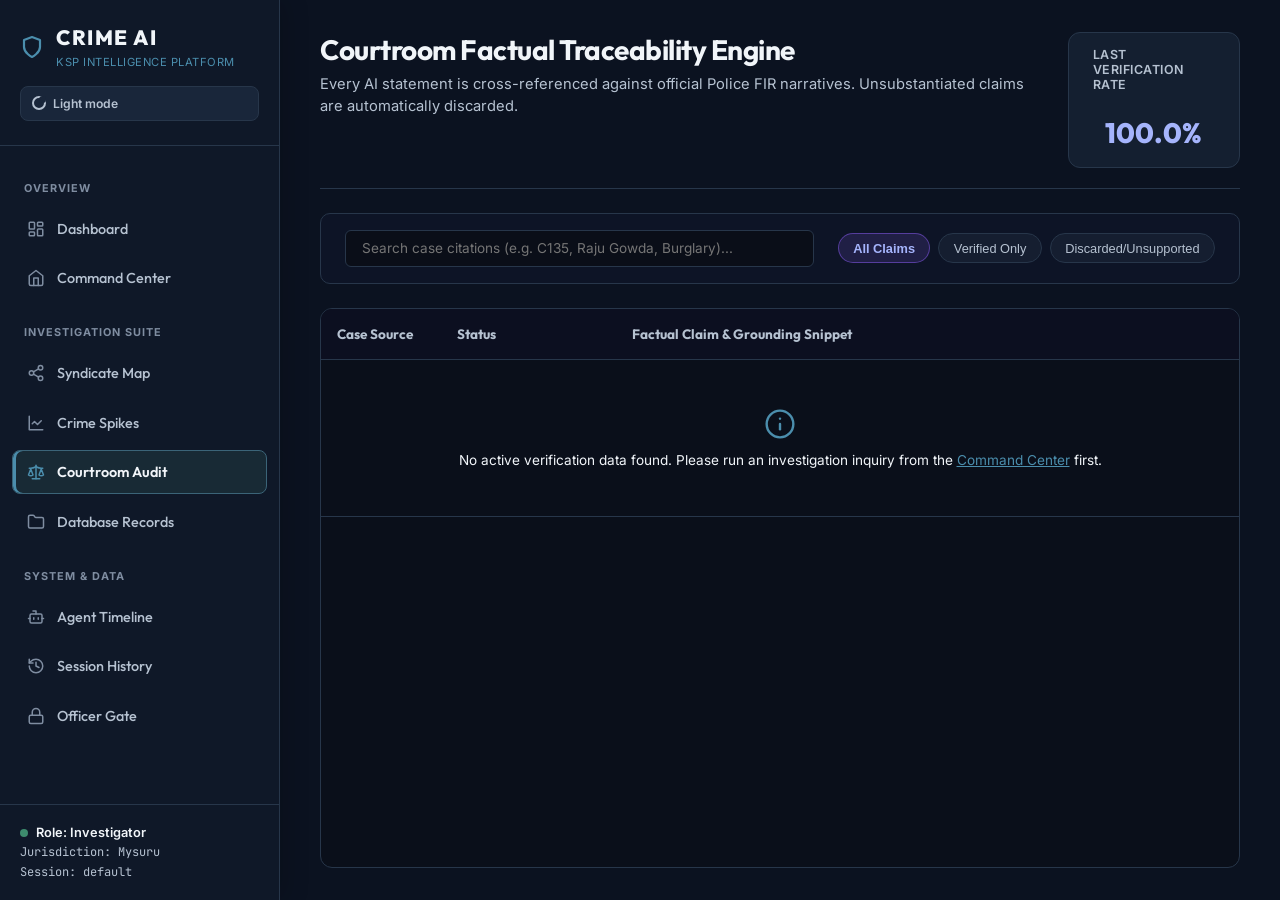
<file: frontend/audit.html>
<!DOCTYPE html>
<html lang="en">
<head>
    <meta charset="UTF-8">
    <meta name="viewport" content="width=device-width, initial-scale=1.0">
    <title>KSP Crime AI — Courtroom Audit & Traceability</title>
    <link rel="preconnect" href="https://fonts.googleapis.com">
    <link rel="preconnect" href="https://fonts.gstatic.com" crossorigin>
    <link href="https://fonts.googleapis.com/css2?family=Inter:wght@300;400;500;600;700&family=JetBrains+Mono:wght@400;500;700&family=Outfit:wght@500;600;700;800&display=swap" rel="stylesheet">
    <link rel="stylesheet" href="style.css?v=20260826_institutional">
    <link rel="icon" type="image/svg+xml" href="favicon.svg">
</head>
<body>
    <div class="app-container">
        <!-- LEFT SIDEBAR NAVIGATION (Injected by nav.js) -->
        <aside id="sidebar-container" class="sidebar"></aside>

        <!-- Main Full-Screen Audit Page -->
        <main class="main-content">
            <header class="top-header">
                <div>
                    <h2 class="page-title">Courtroom Factual Traceability Engine</h2>
                    <p class="page-subtitle">Every AI statement is cross-referenced against official Police FIR narratives. Unsubstantiated claims are automatically discarded.</p>
                </div>
                <div class="header-stats">
                    <div class="stat-card py-3 px-4">
                        <span class="stat-label">Last Verification Rate</span>
                        <span class="stat-value text-cyan" id="audit-rate-val">100.0%</span>
                    </div>
                </div>
            </header>

            <!-- Filter Bar -->
            <div class="filter-bar">
                <input type="text" id="audit-search" placeholder="Search case citations (e.g. C135, Raju Gowda, Burglary)..." oninput="filterAuditTable()">
                <div class="filter-pills">
                    <button class="pill active" onclick="setAuditFilter('all', this)">All Claims</button>
                    <button class="pill" onclick="setAuditFilter('verified', this)">Verified Only</button>
                    <button class="pill" onclick="setAuditFilter('unsupported', this)">Discarded/Unsupported</button>
                </div>
            </div>

            <!-- Table -->
            <div class="audit-full-table-box">
                <table class="audit-table full-page-table" id="audit-main-table">
                    <thead>
                        <tr>
                            <th width="120">Case Source</th>
                            <th>Status</th>
                            <th>Factual Claim & Grounding Snippet</th>
                        </tr>
                    </thead>
                    <tbody id="audit-tbody">
                        <tr>
                            <td colspan="3" class="text-center" style="padding: 3rem;">
                                <div class="drop-icon flex-center mb-2"><svg width="32" height="32" viewBox="0 0 24 24" fill="none" stroke="var(--accent-cyan)" stroke-width="1.8" stroke-linecap="round" stroke-linejoin="round"><circle cx="12" cy="12" r="10"></circle><polyline points="12 6 12 12 16 14"></polyline></svg></div>
                                <p>Loading latest verification session from AI Core...</p>
                            </td>
                        </tr>
                    </tbody>
                </table>
            </div>
        </main>
    </div>

    <script src="nav.js"></script>
    <script src="script.js?v=20260719_13"></script>
    <script>
        // Load stored audit citations when page opens
        window.addEventListener('DOMContentLoaded', () => {
            loadAuditPageData();
        });
    </script>
</body>
</html>
</file>
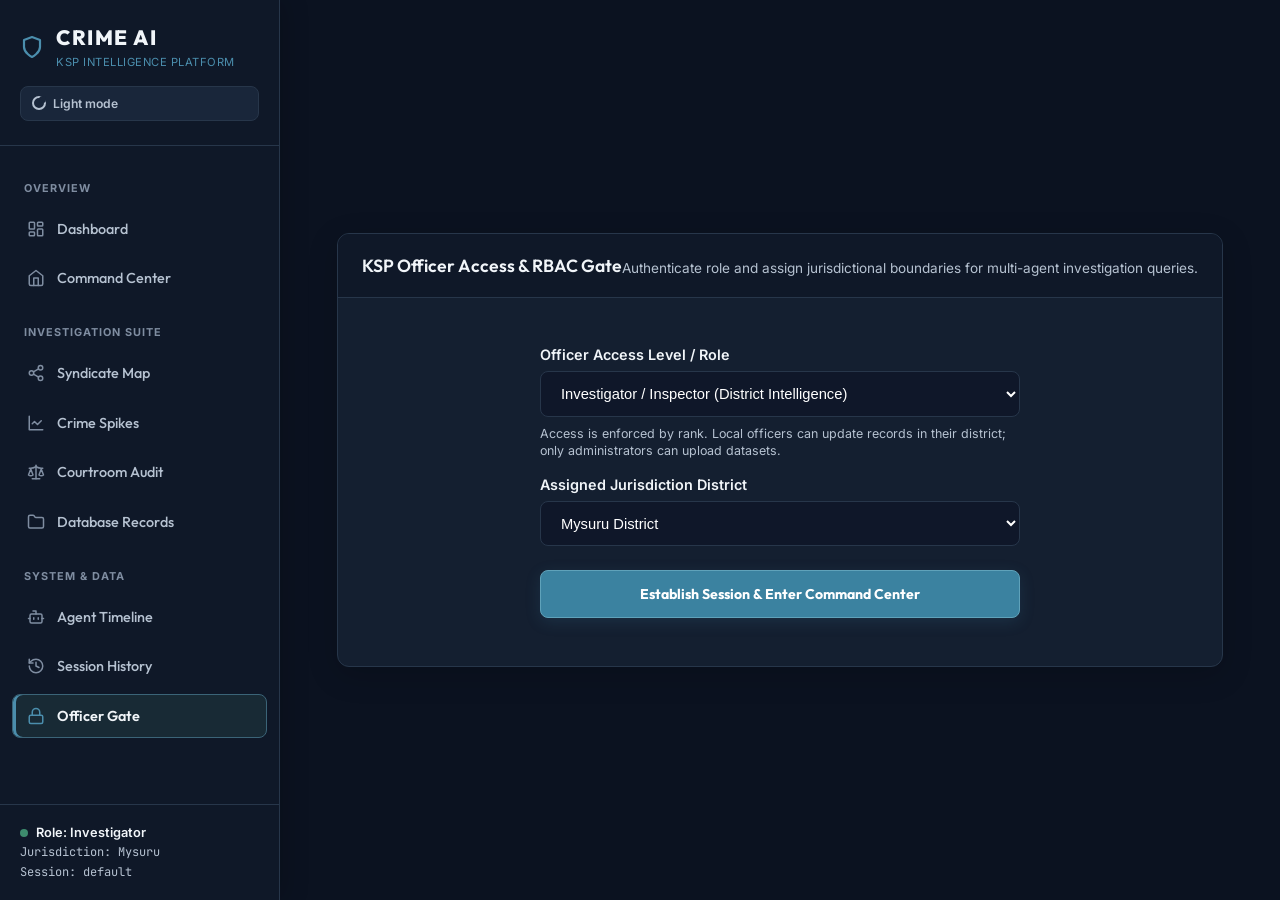
<file: frontend/login.html>
<!DOCTYPE html>
<html lang="en">
<head>
    <meta charset="UTF-8">
    <meta name="viewport" content="width=device-width, initial-scale=1.0">
    <title>KSP Crime AI — Officer Gate & RBAC Login</title>
    <link rel="preconnect" href="https://fonts.googleapis.com">
    <link rel="preconnect" href="https://fonts.gstatic.com" crossorigin>
    <link href="https://fonts.googleapis.com/css2?family=Inter:wght@300;400;500;600;700&family=JetBrains+Mono:wght@400;500;700&family=Outfit:wght@500;600;700;800&display=swap" rel="stylesheet">
    <link rel="stylesheet" href="style.css?v=20260826_institutional">
    <link rel="icon" type="image/svg+xml" href="favicon.svg">
</head>
<body class="dark-theme login-body">
    <div class="app-container">
        <!-- LEFT SIDEBAR NAVIGATION -->
        <!-- LEFT SIDEBAR NAVIGATION (Injected by nav.js) -->
        <aside id="sidebar-container" class="sidebar"></aside>

        <!-- MAIN CONTENT AREA -->
        <main class="main-content flex-center">
            <div class="login-panel panel">
                <div class="panel-header text-center">
                    <h2 class="panel-title">KSP Officer Access & RBAC Gate</h2>
                    <p class="panel-subtitle">Authenticate role and assign jurisdictional boundaries for multi-agent investigation queries.</p>
                </div>
                <div class="panel-body">
                    <form id="loginForm" class="login-form">
                        <div class="form-group">
                            <label for="roleSelect">Officer Access Level / Role</label>
                            <select id="roleSelect" class="form-select" required>
                                <option value="local_officer">Local Officer / Constable (District Records + Updates)</option>
                                <option value="investigator">Investigator / Inspector (District Intelligence)</option>
                                <option value="senior_officer">Senior Officer (Statewide Intelligence)</option>
                                <option value="admin">Administrator (Full Access)</option>
                            </select>
                            <small class="form-help">Access is enforced by rank. Local officers can update records in their district; only administrators can upload datasets.</small>
                        </div>

                        <div class="form-group mt-3">
                            <label for="districtSelect">Assigned Jurisdiction District</label>
                            <select id="districtSelect" class="form-select" required>
                                <option value="Mysuru">Mysuru District</option>
                                <option value="Bengaluru">Bengaluru Urban / City</option>
                                <option value="Hubli">Hubli-Dharwad Commissionerate</option>
                                <option value="Mangaluru">Mangaluru District</option>
                                <option value="Belagavi">Belagavi Range</option>
                                <option value="Davangere">Davangere District</option>
                                <option value="Bellary">Bellary District</option>
                                <option value="Shimoga">Shimoga District</option>
                                <option value="Gulbarga">Gulbarga Range</option>
                            </select>
                        </div>

                        <div class="form-actions mt-4">
                            <button type="submit" class="btn btn-primary w-100 py-3">Establish Session & Enter Command Center</button>
                        </div>
                        <div id="loginMessage" class="status-box mt-3 hidden"></div>
                    </form>
                </div>
            </div>
        </main>
    </div>

    <script src="nav.js"></script>
    <script src="script.js"></script>
    <script>
        document.addEventListener("DOMContentLoaded", () => {
            const roleSelect = document.getElementById("roleSelect");
            const districtSelect = document.getElementById("districtSelect");
            
            roleSelect.value = localStorage.getItem("crime_role") || "investigator";
            districtSelect.value = localStorage.getItem("crime_district") || "Mysuru";

            document.getElementById("loginForm").addEventListener("submit", async (e) => {
                e.preventDefault();
                const role = roleSelect.value;
                const district = districtSelect.value;
                const msg = document.getElementById("loginMessage");
                
                msg.classList.remove("hidden", "error");
                msg.classList.add("info");
                msg.textContent = "Negotiating session with Access Gate...";

                try {
                    const res = await fetch("/auth/login", {
                        method: "POST",
                        headers: { "Content-Type": "application/json" },
                        body: JSON.stringify({ role, district })
                    });
                    
                    if (res.ok) {
                        const data = await res.json();
                        localStorage.setItem("crime_session_id", data.session_id);
                        localStorage.setItem("crime_role", data.role);
                        localStorage.setItem("crime_district", data.district);
                        localStorage.setItem("crime_role_label", data.role_label || data.role || role);
                        localStorage.setItem("crime_permissions", JSON.stringify(data.permissions || []));
                        
                        msg.classList.remove("info");
                        msg.classList.add("success");
                        msg.textContent = `Session ${data.session_id} established! Redirecting to Dashboard...`;
                        
                        setTimeout(() => {
                            window.location.href = "dashboard.html";
                        }, 1000);
                    } else {
                        throw new Error("Authentication failed");
                    }
                } catch (err) {
                    msg.classList.remove("info");
                    msg.classList.add("error");
                    msg.textContent = "Error: Could not connect to authentication router. Using offline fallback session.";
                    
                    const fallbackSid = "s_" + Math.random().toString(36).substring(2, 8);
                    localStorage.setItem("crime_session_id", fallbackSid);
                    localStorage.setItem("crime_role", role);
                    localStorage.setItem("crime_district", district);
                    localStorage.setItem("crime_role_label", role);
                    
                    setTimeout(() => {
                        window.location.href = "dashboard.html";
                    }, 1500);
                }
            });
        });
    </script>
</body>
</html>
</file>
<file: frontend/style.css>
/* ==========================================================================
   KSP CRIME AI — COMMAND CENTER DESIGN SYSTEM (Vanilla CSS)
   Aesthetics: Deep Obsidian/Cyber-Slate Dark Mode + Glassmorphism + Glows
   ========================================================================== */

:root {
    /* Color Palette - Veloquity Obsidian & Slate-Indigo Suite */
    --bg-primary: #060814;
    --bg-secondary: #090b16;
    --bg-card: #131830;
    --bg-glass: rgba(12, 15, 32, 0.85);
    --border-color: rgba(255, 255, 255, 0.08);
    --border-glow: rgba(139, 92, 246, 0.35);
    
    /* Accents - Veloquity Electric Violet & Royal Indigo */
    --accent-cyan: #8b5cf6;
    --accent-blue: #6366f1;
    --accent-indigo: #818cf8;
    
    /* Text Colors */
    --text-primary: #f8fafc;
    --text-secondary: #94a3b8;
    --text-muted: #64748b;
    
    /* Status Colors - Veloquity Micro-Accents */
    --status-low: #34d399;
    --status-medium: #fbbf24;
    --status-high: #f87171;
    
    /* Typography */
    --font-sans: 'Inter', -apple-system, BlinkMacSystemFont, sans-serif;
    --font-heading: 'Outfit', sans-serif;
    --font-mono: 'JetBrains Mono', monospace;
}

* {
    margin: 0;
    padding: 0;
    box-sizing: border-box;
}

body {
    background: linear-gradient(135deg, var(--bg-primary) 0%, var(--bg-secondary) 100%);
    color: var(--text-primary);
    font-family: var(--font-sans);
    min-height: 100vh;
    overflow-x: hidden;
}

/* App Container & Header */
.app-container {
    display: flex;
    flex-direction: column;
    height: 100vh;
}

.navbar {
    display: flex;
    justify-content: space-between;
    align-items: center;
    padding: 1rem 2rem;
    background: var(--bg-glass);
    backdrop-filter: blur(12px);
    border-bottom: 1px solid var(--border-color);
    box-shadow: 0 4px 20px rgba(0, 0, 0, 0.5);
    z-index: 10;
}

.brand {
    display: flex;
    align-items: center;
    gap: 1rem;
}

.brand-logo {
    font-size: 2rem;
    background: linear-gradient(135deg, #8b5cf6, #6366f1);
    -webkit-background-clip: text;
    -webkit-text-fill-color: transparent;
}

.brand-text h1 {
    font-family: var(--font-heading);
    font-size: 1.4rem;
    font-weight: 800;
    letter-spacing: 1px;
    background: linear-gradient(90deg, #fff, #94a3b8);
    -webkit-background-clip: text;
    -webkit-text-fill-color: transparent;
}

.subtitle {
    font-size: 0.75rem;
    color: #818cf8;
    letter-spacing: 0.5px;
    text-transform: uppercase;
}

.navbar-controls {
    display: flex;
    align-items: center;
    gap: 2rem;
}

.dataset-selector {
    display: flex;
    align-items: center;
    gap: 0.6rem;
    font-size: 0.85rem;
    color: var(--text-secondary);
}

#dataset-select {
    background: rgba(15, 23, 42, 0.9);
    color: var(--text-primary);
    border: 1px solid var(--border-color);
    padding: 0.4rem 0.8rem;
    border-radius: 6px;
    font-family: var(--font-sans);
    font-size: 0.85rem;
    cursor: pointer;
    outline: none;
    transition: border-color 0.2s;
}

#dataset-select:focus {
    border-color: var(--accent-cyan);
    box-shadow: 0 0 0 2px rgba(139, 92, 246, 0.15);
}

.status-indicator {
    display: flex;
    align-items: center;
    gap: 0.5rem;
    font-size: 0.85rem;
    font-weight: 500;
    background: rgba(16, 185, 129, 0.1);
    border: 1px solid rgba(16, 185, 129, 0.3);
    padding: 0.4rem 0.9rem;
    border-radius: 20px;
    color: var(--status-low);
}

.status-dot {
    width: 8px;
    height: 8px;
    background-color: var(--status-low);
    border-radius: 50%;
    animation: pulse 2s infinite;
}

@keyframes pulse {
    0% { transform: scale(0.95); opacity: 0.8; }
    50% { transform: scale(1.2); opacity: 1; }
    100% { transform: scale(0.95); opacity: 0.8; }
}

/* Workspace Layout */
.workspace {
    display: grid;
    grid-template-columns: var(--chat-panel-width, 420px) 6px minmax(0, 1fr);
    flex: 1;
    min-width: 0;
    width: 100%;
    overflow: hidden;
}

/* Left Panel: Chat */
.chat-panel {
    display: flex;
    flex-direction: column;
    background: var(--bg-card);
    overflow: hidden;
    min-width: 280px;
    width: 100%;
}

/* Drag-to-Resize Handle */
.panel-resize-handle {
    display: flex;
    align-items: center;
    justify-content: center;
    width: 6px;
    background: var(--border-color);
    cursor: col-resize;
    position: relative;
    transition: background 0.2s ease;
    flex-shrink: 0;
    z-index: 10;
}

.panel-resize-handle:hover,
.panel-resize-handle.dragging {
    background: rgba(139, 92, 246, 0.5);
}

.panel-resize-handle:hover .resize-grip,
.panel-resize-handle.dragging .resize-grip {
    opacity: 1;
}

.resize-grip {
    display: flex;
    flex-direction: column;
    gap: 3px;
    opacity: 0.35;
    transition: opacity 0.2s ease;
    pointer-events: none;
}

.resize-grip::before,
.resize-grip::after,
.resize-grip {
    content: '';
}

.panel-resize-handle .resize-grip {
    width: 2px;
    height: 32px;
    background: repeating-linear-gradient(
        to bottom,
        rgba(139, 92, 246, 0.8) 0px,
        rgba(139, 92, 246, 0.8) 3px,
        transparent 3px,
        transparent 6px
    );
    border-radius: 2px;
}

/* Right Panel: Intel */
.intel-panel {
    display: flex;
    flex-direction: column;
    background: var(--bg-glass);
    overflow: hidden;
    min-width: 0;
    border-left: 1px solid var(--border-color);
}


.panel-header {
    display: flex;
    justify-content: space-between;
    align-items: center;
    padding: 1rem 1.5rem;
    border-bottom: 1px solid var(--border-color);
}

.panel-header h2 {
    font-family: var(--font-heading);
    font-size: 1.1rem;
    font-weight: 600;
}

.badge {
    background: rgba(99, 102, 241, 0.15);
    border: 1px solid rgba(99, 102, 241, 0.4);
    color: #a5b4fc;
    font-size: 0.75rem;
    font-family: var(--font-mono);
    padding: 0.2rem 0.6rem;
    border-radius: 4px;
}

.chat-history {
    flex: 1;
    padding: 1.5rem;
    overflow-y: auto;
    display: flex;
    flex-direction: column;
    gap: 1.5rem;
}

.message {
    display: flex;
    gap: 1rem;
    animation: fadeIn 0.3s ease;
}

@keyframes fadeIn {
    from { opacity: 0; transform: translateY(10px); }
    to { opacity: 1; transform: translateY(0); }
}

.msg-avatar {
    width: 36px;
    height: 36px;
    border-radius: 8px;
    display: flex;
    align-items: center;
    justify-content: center;
    font-size: 1.2rem;
    flex-shrink: 0;
    background: rgba(30, 41, 59, 0.8);
    border: 1px solid var(--border-color);
}

.user-message {
    flex-direction: row-reverse;
}

.user-message .msg-avatar {
    background: linear-gradient(135deg, var(--accent-indigo), var(--accent-blue));
    border: none;
}

.msg-content {
    background: rgba(15, 23, 42, 0.6);
    border: 1px solid var(--border-color);
    padding: 1rem 1.2rem;
    border-radius: 12px;
    font-size: 0.9rem;
    line-height: 1.6;
    color: var(--text-primary);
    max-width: 85%;
}

.user-message .msg-content {
    background: rgba(99, 102, 241, 0.15);
    border-color: rgba(99, 102, 241, 0.3);
}

.msg-content h3 {
    font-family: var(--font-heading);
    font-size: 1rem;
    margin-bottom: 0.5rem;
    color: #a5b4fc;
}

.msg-content ul {
    margin-left: 1.2rem;
    margin-top: 0.5rem;
    margin-bottom: 0.5rem;
}

.msg-content li {
    margin-bottom: 0.3rem;
}

.msg-content strong {
    color: #fff;
    font-weight: 600;
}

/* Quick Prompts */
.quick-prompts {
    margin-top: 1.2rem;
    display: flex;
    flex-direction: column;
    gap: 0.5rem;
}

.quick-prompts span {
    font-size: 0.75rem;
    color: var(--text-muted);
    text-transform: uppercase;
}

.prompt-chip {
    background: rgba(30, 41, 59, 0.7);
    border: 1px solid var(--border-color);
    color: var(--text-secondary);
    padding: 0.5rem 0.8rem;
    border-radius: 6px;
    font-size: 0.8rem;
    text-align: left;
    cursor: pointer;
    transition: all 0.2s;
}

.prompt-chip:hover {
    background: rgba(139, 92, 246, 0.12);
    border-color: rgba(139, 92, 246, 0.5);
    color: #fff;
    transform: translateX(4px);
}

/* Chat Input Area */
.chat-input-area {
    padding: 1.2rem;
    background: rgba(15, 23, 42, 0.8);
    border-top: 1px solid var(--border-color);
}

.input-wrapper {
    display: flex;
    flex-direction: column;
    gap: 0.8rem;
}

#query-input {
    background: rgba(10, 14, 23, 0.9);
    border: 1px solid var(--border-color);
    color: var(--text-primary);
    padding: 0.8rem 1rem;
    border-radius: 8px;
    font-family: var(--font-sans);
    font-size: 0.9rem;
    resize: none;
    outline: none;
    transition: border-color 0.2s;
}

#query-input:focus {
    border-color: var(--accent-cyan);
    box-shadow: 0 0 0 2px rgba(139, 92, 246, 0.15);
}

#send-btn {
    display: flex;
    align-items: center;
    justify-content: center;
    gap: 0.6rem;
    background: linear-gradient(135deg, #8b5cf6, #6366f1);
    color: #fff;
    font-weight: 700;
    font-family: var(--font-heading);
    border: none;
    padding: 0.8rem;
    border-radius: 8px;
    cursor: pointer;
    transition: all 0.2s;
    box-shadow: 0 4px 14px rgba(139, 92, 246, 0.3);
}

#send-btn:hover {
    filter: brightness(1.1);
    box-shadow: 0 6px 20px rgba(139, 92, 246, 0.45);
    transform: translateY(-1px);
}

#send-btn:active {
    transform: translateY(0);
}

/* Right Panel: Intelligence Tabs */
.tabs-header {
    display: flex;
    background: rgba(10, 14, 23, 0.8);
    border-bottom: 1px solid var(--border-color);
    padding: 0 1rem;
    gap: 0.25rem;
    overflow-x: auto;
    flex-shrink: 0;
}

.tab-btn {
    background: transparent;
    border: none;
    color: var(--text-secondary);
    font-family: var(--font-heading);
    font-size: 0.95rem;
    font-weight: 600;
    padding: 0.85rem 1.25rem;
    cursor: pointer;
    border-bottom: 2px solid transparent;
    transition: all 0.2s;
    white-space: nowrap;
}

.tab-btn:hover {
    color: var(--text-primary);
}

.tab-btn.active {
    color: var(--accent-cyan);
    border-bottom-color: var(--accent-cyan);
    background: rgba(139, 92, 246, 0.06);
}

.tabs-content {
    flex: 1;
    overflow: hidden;
    position: relative;
    min-width: 0;
}

.tab-pane {
    display: none;
    flex-direction: column;
    height: 100%;
    padding: 1.25rem;
    min-width: 0;
    overflow: hidden;
}

.tab-pane.active {
    display: flex;
    animation: fadeIn 0.2s ease;
}

.pane-controls {
    display: flex;
    justify-content: space-between;
    align-items: center;
    margin-bottom: 1rem;
    flex-wrap: wrap;
    gap: 0.6rem;
    min-width: 0;
}

.pane-title {
    font-family: var(--font-heading);
    font-size: 1.05rem;
    font-weight: 600;
    color: var(--text-primary);
    white-space: nowrap;
}

.legend {
    display: flex;
    flex-wrap: wrap;
    gap: 0.8rem;
    font-size: 0.78rem;
    color: var(--text-secondary);
}

.legend-item {
    display: flex;
    align-items: center;
    gap: 0.4rem;
    white-space: nowrap;
}


.dot {
    width: 10px;
    height: 10px;
    border-radius: 50%;
}

.dot.node-person { background-color: var(--accent-cyan); }
.dot.node-location { background-color: var(--accent-indigo); }

.graph-box {
    flex: 1;
    background:
        radial-gradient(ellipse at 20% 20%, rgba(139, 92, 246, 0.06) 0%, transparent 60%),
        radial-gradient(ellipse at 80% 80%, rgba(99, 102, 241, 0.06) 0%, transparent 60%),
        radial-gradient(ellipse at 50% 50%, rgba(6, 8, 20, 0.95) 0%, rgba(9, 11, 22, 1) 100%);
    border: 1px solid rgba(139, 92, 246, 0.25);
    border-radius: 12px;
    position: relative;
    overflow: hidden;
    box-shadow:
        0 0 0 1px rgba(139, 92, 246, 0.1),
        inset 0 1px 0 rgba(255,255,255,0.04),
        0 8px 32px rgba(0,0,0,0.5);
}

/* Animated dot-grid background */
.graph-box::before {
    content: '';
    position: absolute;
    inset: 0;
    background-image: radial-gradient(circle, rgba(139, 92, 246, 0.18) 1px, transparent 1px);
    background-size: 28px 28px;
    pointer-events: none;
    z-index: 0;
    animation: gridDrift 30s linear infinite;
}

@keyframes gridDrift {
    0%   { background-position: 0 0; }
    100% { background-position: 28px 28px; }
}

/* Corner accent glows */
.graph-box::after {
    content: '';
    position: absolute;
    top: 0; left: 0;
    width: 180px; height: 180px;
    background: radial-gradient(circle at top left, rgba(139, 92, 246, 0.12), transparent 70%);
    pointer-events: none;
    z-index: 0;
}

/* Vis.js canvas sits above the decorative layers */
.graph-box canvas,
.graph-box > div {
    position: relative;
    z-index: 1;
}

/* Floating graph control bar */
.graph-controls {
    position: absolute;
    bottom: 14px;
    right: 14px;
    display: flex;
    gap: 6px;
    z-index: 10;
}

.graph-ctrl-btn {
    width: 32px;
    height: 32px;
    border-radius: 8px;
    border: 1px solid rgba(139, 92, 246, 0.35);
    background: rgba(12, 15, 32, 0.85);
    backdrop-filter: blur(8px);
    color: #a5b4fc;
    font-size: 1rem;
    cursor: pointer;
    display: flex;
    align-items: center;
    justify-content: center;
    transition: all 0.2s ease;
}

.graph-ctrl-btn:hover {
    background: rgba(139, 92, 246, 0.2);
    border-color: rgba(139, 92, 246, 0.6);
    color: #c4b5fd;
    box-shadow: 0 0 12px rgba(139, 92, 246, 0.3);
}

/* Graph stats overlay */
.graph-stats-bar {
    position: absolute;
    top: 12px;
    left: 12px;
    display: flex;
    gap: 8px;
    z-index: 10;
}

.graph-stat-chip {
    padding: 3px 10px;
    border-radius: 20px;
    font-size: 0.68rem;
    font-family: var(--font-mono);
    font-weight: 600;
    letter-spacing: 0.04em;
    backdrop-filter: blur(8px);
    border: 1px solid rgba(139, 92, 246, 0.3);
    background: rgba(12, 15, 32, 0.75);
    color: #a5b4fc;
}


.empty-state {
    display: flex;
    flex-direction: column;
    align-items: center;
    justify-content: center;
    height: 100%;
    color: var(--text-muted);
    text-align: center;
    gap: 1rem;
}

.empty-state .icon {
    font-size: 3rem;
    opacity: 0.6;
}

/* Trends Tab */
.trends-wrapper {
    flex: 1;
    display: flex;
    flex-direction: column;
    gap: 1.5rem;
    overflow-y: auto;
}

.trend-alerts {
    display: grid;
    grid-template-columns: repeat(auto-fit, minmax(280px, 1fr));
    gap: 1rem;
}

.alert-card {
    background: #131830;
    border: 1px solid rgba(255, 255, 255, 0.08);
    padding: 1.2rem;
    border-radius: 12px;
}

.alert-card h4 {
    color: var(--status-high);
    font-family: var(--font-heading);
    margin-bottom: 0.4rem;
    display: flex;
    align-items: center;
    gap: 0.5rem;
}

.alert-card p {
    font-size: 0.85rem;
    color: var(--text-secondary);
    line-height: 1.5;
}

.chart-container {
    flex: 1;
    background: #0c0f20;
    border: 1px solid var(--border-color);
    border-radius: 12px;
    padding: 1.5rem;
    min-height: 350px;
    display: flex;
    align-items: center;
    justify-content: center;
}

/* Audit Tab */
.verify-badge {
    padding: 0.3rem 0.8rem;
    border-radius: 6px;
    font-size: 0.8rem;
    font-weight: 600;
    font-family: var(--font-mono);
}

.verify-badge.verified {
    background: rgba(16, 185, 129, 0.15);
    border: 1px solid #059669;
    color: var(--status-low);
}

.verify-badge.warning {
    background: rgba(245, 158, 11, 0.15);
    border: 1px solid rgba(245, 158, 11, 0.4);
    color: var(--status-medium);
}

.audit-wrapper {
    flex: 1;
    background: #0c0f20;
    border: 1px solid var(--border-color);
    border-radius: 12px;
    overflow-y: auto;
    padding: 1.5rem;
}

.audit-table {
    width: 100%;
    border-collapse: collapse;
    font-size: 0.85rem;
}

.audit-table th, .audit-table td {
    padding: 1rem;
    text-align: left;
    border-bottom: 1px solid var(--border-color);
}

.audit-table th {
    font-family: var(--font-heading);
    color: var(--text-secondary);
    background: rgba(19, 24, 48, 0.8);
}

.audit-table tr:hover {
    background: rgba(139, 92, 246, 0.06);
}

.cid-tag {
    font-family: var(--font-mono);
    color: #a5b4fc;
    font-weight: 600;
}

.snippet-box {
    background: #080b1a;
    border: 1px solid rgba(255, 255, 255, 0.05);
    padding: 0.6rem 0.8rem;
    border-radius: 6px;
    color: #cbd5e1;
    font-size: 0.82rem;
    margin-top: 0.4rem;
    font-style: italic;
}

/* ==========================================================================
   NAVIGATION LINKS & STANDALONE PAGE STYLES
   ========================================================================== */
.nav-links {
    display: flex;
    gap: 0.5rem;
    align-items: center;
}

.nav-item {
    color: var(--text-secondary);
    text-decoration: none;
    font-family: var(--font-heading);
    font-size: 0.85rem;
    font-weight: 600;
    padding: 0.5rem 1rem;
    border-radius: 6px;
    transition: all 0.2s ease;
    border: 1px solid transparent;
}

.nav-item:hover {
    color: var(--text-primary);
    background: rgba(30, 41, 59, 0.5);
}

.nav-item.active {
    color: var(--accent-cyan);
    background: rgba(139, 92, 246, 0.1);
    border-color: rgba(139, 92, 246, 0.35);
    box-shadow: 0 0 12px rgba(139, 92, 246, 0.15);
}

.page-container {
    flex: 1;
    display: flex;
    flex-direction: column;
    padding: 2rem 3rem;
    overflow-y: auto;
    gap: 1.5rem;
}

.page-header {
    display: flex;
    justify-content: space-between;
    align-items: flex-start;
    border-bottom: 1px solid var(--border-color);
    padding-bottom: 1.2rem;
}

.page-header h2 {
    font-family: var(--font-heading);
    font-size: 1.6rem;
    font-weight: 700;
    color: var(--text-primary);
    margin-bottom: 0.4rem;
}

.page-desc {
    color: var(--text-secondary);
    font-size: 0.9rem;
    max-width: 650px;
    line-height: 1.5;
}

.header-stats {
    display: flex;
    gap: 1.5rem;
}

.stat-card {
    background: rgba(15, 23, 42, 0.8);
    border: 1px solid var(--border-color);
    padding: 0.8rem 1.4rem;
    border-radius: 10px;
    display: flex;
    flex-direction: column;
    align-items: flex-end;
}

.stat-label {
    font-size: 0.75rem;
    color: var(--text-muted);
    text-transform: uppercase;
    font-weight: 600;
}

.stat-val {
    font-family: var(--font-mono);
    font-size: 1.3rem;
    font-weight: 700;
    color: #a5b4fc;
    margin-top: 0.2rem;
}

/* Filter Bar for Audit & Database pages */
.filter-bar {
    display: flex;
    justify-content: space-between;
    align-items: center;
    gap: 1.5rem;
    background: rgba(15, 23, 42, 0.6);
    padding: 1rem 1.5rem;
    border-radius: 10px;
    border: 1px solid var(--border-color);
}

#audit-search, #db-search {
    flex: 1;
    background: rgba(10, 14, 23, 0.9);
    border: 1px solid var(--border-color);
    color: var(--text-primary);
    padding: 0.6rem 1rem;
    border-radius: 6px;
    font-family: var(--font-sans);
    font-size: 0.85rem;
    outline: none;
    transition: border-color 0.2s;
}

#audit-search:focus, #db-search:focus {
    border-color: var(--accent-cyan);
    box-shadow: 0 0 0 2px rgba(139, 92, 246, 0.15);
}

.filter-pills {
    display: flex;
    gap: 0.5rem;
}

.pill {
    background: rgba(30, 41, 59, 0.5);
    border: 1px solid var(--border-color);
    color: var(--text-secondary);
    padding: 0.4rem 0.9rem;
    border-radius: 20px;
    font-size: 0.8rem;
    cursor: pointer;
    transition: all 0.2s;
}

.pill:hover {
    color: #fff;
    border-color: rgba(139, 92, 246, 0.6);
}

.pill.active {
    background: rgba(139, 92, 246, 0.15);
    border-color: rgba(139, 92, 246, 0.5);
    color: #a5b4fc;
    font-weight: 600;
}

.audit-full-table-box {
    flex: 1;
    background: rgba(10, 14, 23, 0.6);
    border: 1px solid var(--border-color);
    border-radius: 12px;
    overflow: auto;
}

.full-page-table {
    width: 100%;
}

.full-page-table th {
    position: sticky;
    top: 0;
    z-index: 5;
    background: #0c0f20;
}

/* Standalone Graph Page */
.graph-page {
    padding: 1.5rem;
    gap: 1rem;
}

.graph-top-bar {
    display: flex;
    justify-content: space-between;
    align-items: center;
    background: rgba(15, 23, 42, 0.8);
    padding: 0.8rem 1.5rem;
    border-radius: 10px;
    border: 1px solid var(--border-color);
}

.graph-actions {
    display: flex;
    gap: 0.8rem;
}

.action-btn {
    background: rgba(30, 41, 59, 0.7);
    border: 1px solid var(--border-color);
    color: var(--text-primary);
    padding: 0.4rem 0.9rem;
    border-radius: 6px;
    font-size: 0.8rem;
    cursor: pointer;
    transition: all 0.2s;
}

.action-btn:hover {
    background: rgba(139, 92, 246, 0.12);
    border-color: rgba(139, 92, 246, 0.5);
    color: #a5b4fc;
}

.full-screen-graph {
    flex: 1;
    background: rgba(10, 14, 23, 0.6);
    border: 1px solid var(--border-color);
    border-radius: 12px;
    min-height: 650px;
    position: relative;
}

.full-page-chart {
    min-height: 500px;
}

/* ==========================================================================
   UNIFIED SIDEBAR ARCHITECTURE & STANDARDIZED LAYOUT
   ========================================================================== */

.app-container {
    display: flex;
    flex-direction: row;
    height: 100vh;
    overflow: hidden;
    width: 100vw;
}

.sidebar {
    width: 280px;
    min-width: 280px;
    background: rgba(10, 14, 23, 0.98);
    border-right: 1px solid var(--border-color);
    display: flex;
    flex-direction: column;
    justify-content: space-between;
    z-index: 50;
    box-shadow: 4px 0 24px rgba(0, 0, 0, 0.4);
}

.sidebar-header {
    padding: 1.5rem 1.25rem;
    border-bottom: 1px solid var(--border-color);
}

.logo-box {
    display: flex;
    align-items: center;
    gap: 0.75rem;
}

.logo-icon {
    font-size: 1.8rem;
    display: flex;
    align-items: center;
}

.logo-title {
    font-family: var(--font-heading);
    font-size: 1.3rem;
    font-weight: 800;
    color: #c4b5fd;
    margin: 0;
    letter-spacing: 1.5px;
}

.logo-subtitle {
    font-size: 0.7rem;
    color: var(--text-secondary);
    text-transform: uppercase;
    letter-spacing: 0.5px;
}

.sidebar-nav {
    flex: 1;
    overflow-y: auto;
    padding: 1rem 0.75rem;
    display: flex;
    flex-direction: column;
    gap: 0.35rem;
}

.nav-section-label {
    font-size: 0.68rem;
    font-weight: 700;
    color: var(--text-muted);
    text-transform: uppercase;
    letter-spacing: 1px;
    margin-top: 1.2rem;
    margin-bottom: 0.4rem;
    padding-left: 0.75rem;
}

.sidebar-nav .nav-item {
    display: flex;
    align-items: center;
    gap: 0.75rem;
    padding: 0.75rem 0.85rem;
    border-radius: 8px;
    color: var(--text-secondary);
    text-decoration: none;
    font-size: 0.9rem;
    font-weight: 500;
    transition: all 0.2s cubic-bezier(0.4, 0, 0.2, 1);
    border: 1px solid transparent;
}

.sidebar-nav .nav-item svg {
    width: 18px;
    height: 18px;
    flex-shrink: 0;
    color: var(--text-muted);
    transition: color 0.2s;
}

.sidebar-nav .nav-item:hover {
    background: rgba(255, 255, 255, 0.04);
    color: var(--text-primary);
    border-color: rgba(255, 255, 255, 0.08);
}

.sidebar-nav .nav-item:hover svg {
    color: #a5b4fc;
}

.sidebar-nav .nav-item.active {
    background: linear-gradient(90deg, rgba(139, 92, 246, 0.18), rgba(139, 92, 246, 0.04));
    color: #c4b5fd;
    border-color: rgba(139, 92, 246, 0.35);
    font-weight: 600;
    box-shadow: 0 0 15px rgba(139, 92, 246, 0.08);
}

.sidebar-nav .nav-item.active svg {
    color: #c4b5fd;
    filter: drop-shadow(0 0 5px rgba(139, 92, 246, 0.5));
}

.sidebar-footer {
    padding: 1.25rem;
    border-top: 1px solid var(--border-color);
    background: rgba(15, 23, 42, 0.8);
    font-size: 0.8rem;
}

.user-status {
    display: flex;
    align-items: center;
    gap: 0.5rem;
    font-weight: 600;
    color: var(--text-primary);
}

.district-badge, .session-badge {
    color: var(--text-secondary);
    margin-top: 0.25rem;
    font-family: var(--font-mono);
    font-size: 0.75rem;
}

.main-content {
    flex: 1;
    overflow-y: auto;
    padding: 2rem 2.5rem;
    background: linear-gradient(135deg, var(--bg-primary) 0%, var(--bg-secondary) 100%);
    display: flex;
    flex-direction: column;
    gap: 1.5rem;
}

.top-header {
    display: flex;
    justify-content: space-between;
    align-items: flex-start;
    padding-bottom: 1.25rem;
    border-bottom: 1px solid var(--border-color);
    gap: 1.5rem;
}

.page-title {
    font-family: var(--font-heading);
    font-size: 1.75rem;
    font-weight: 700;
    color: #fff;
    margin: 0;
    letter-spacing: -0.5px;
}

.page-subtitle {
    color: var(--text-secondary);
    font-size: 0.92rem;
    margin-top: 0.35rem;
    line-height: 1.5;
}

/* ==========================================================================
   MISSING UI COMPONENTS: BUTTONS, PANELS, BADGES, TABLES & STATUS ALERTS
   ========================================================================== */

/* Buttons */
.btn {
    display: inline-flex;
    align-items: center;
    justify-content: center;
    gap: 0.5rem;
    padding: 0.65rem 1.25rem;
    border-radius: 8px;
    font-family: var(--font-heading);
    font-size: 0.88rem;
    font-weight: 600;
    cursor: pointer;
    text-decoration: none;
    transition: all 0.2s ease;
    border: 1px solid transparent;
}

.btn-primary {
    background: linear-gradient(135deg, #8b5cf6, #6366f1);
    color: #fff;
    font-weight: 700;
    box-shadow: 0 4px 15px rgba(139, 92, 246, 0.3);
}

.btn-primary:hover {
    filter: brightness(1.1);
    box-shadow: 0 6px 22px rgba(139, 92, 246, 0.45);
    transform: translateY(-1px);
}

.btn-secondary {
    background: rgba(30, 41, 59, 0.8);
    color: var(--text-primary);
    border-color: var(--border-color);
}

.btn-secondary:hover {
    background: rgba(51, 65, 85, 0.9);
    border-color: rgba(139, 92, 246, 0.5);
    color: #a5b4fc;
}

.btn-sm {
    padding: 0.4rem 0.8rem;
    font-size: 0.8rem;
    border-radius: 6px;
}

/* Panels / Cards */
.panel {
    background: var(--bg-card);
    border: 1px solid var(--border-color);
    border-radius: 12px;
    overflow: hidden;
    box-shadow: 0 8px 30px rgba(0, 0, 0, 0.3);
    backdrop-filter: blur(12px);
}

.panel-header {
    display: flex;
    justify-content: space-between;
    align-items: center;
    padding: 1.25rem 1.5rem;
    border-bottom: 1px solid var(--border-color);
    background: rgba(15, 23, 42, 0.6);
}

.panel-title {
    font-family: var(--font-heading);
    font-size: 1.15rem;
    font-weight: 600;
    color: #fff;
    margin: 0;
    display: flex;
    align-items: center;
    gap: 0.5rem;
}

.panel-subtitle {
    font-size: 0.85rem;
    color: var(--text-secondary);
    margin-top: 0.25rem;
}

.panel-body {
    padding: 1.5rem;
}

/* Badges */
.badge-success {
    background: rgba(16, 185, 129, 0.15);
    border: 1px solid rgba(16, 185, 129, 0.4);
    color: var(--status-low);
    font-family: var(--font-mono);
    font-weight: 600;
    padding: 0.25rem 0.65rem;
    border-radius: 6px;
    font-size: 0.75rem;
}

.badge-warning {
    background: rgba(245, 158, 11, 0.15);
    border: 1px solid rgba(245, 158, 11, 0.4);
    color: var(--status-medium);
    font-family: var(--font-mono);
    font-weight: 600;
    padding: 0.25rem 0.65rem;
    border-radius: 6px;
    font-size: 0.75rem;
}

.badge-danger {
    background: rgba(239, 68, 68, 0.15);
    border: 1px solid rgba(239, 68, 68, 0.4);
    color: var(--status-high);
    font-family: var(--font-mono);
    font-weight: 600;
    padding: 0.25rem 0.65rem;
    border-radius: 6px;
    font-size: 0.75rem;
}

/* Health List inside Dashboard */
.health-list {
    display: flex;
    flex-direction: column;
    gap: 0.85rem;
}

.health-item {
    display: flex;
    justify-content: space-between;
    align-items: center;
    padding: 0.85rem 1rem;
    background: rgba(15, 23, 42, 0.6);
    border: 1px solid var(--border-color);
    border-radius: 8px;
}

.health-label {
    font-size: 0.88rem;
    font-weight: 500;
    color: var(--text-primary);
}

/* Tables */
.table-responsive {
    width: 100%;
    overflow-x: auto;
}

.data-table {
    width: 100%;
    border-collapse: collapse;
    font-size: 0.88rem;
}

.data-table th, .data-table td {
    padding: 1rem 1.25rem;
    text-align: left;
    border-bottom: 1px solid var(--border-color);
}

.data-table th {
    font-family: var(--font-heading);
    color: var(--text-secondary);
    background: rgba(19, 24, 48, 0.8);
    font-weight: 600;
    text-transform: uppercase;
    font-size: 0.78rem;
    letter-spacing: 0.5px;
}

.data-table tr:hover td {
    background: rgba(139, 92, 246, 0.05);
}

/* Status Alerts & Dropzone */
.status-box {
    padding: 1rem 1.25rem;
    border-radius: 8px;
    font-size: 0.88rem;
    font-weight: 500;
    display: flex;
    align-items: center;
    gap: 0.75rem;
}

.status-box.info {
    background: rgba(56, 189, 248, 0.12);
    border: 1px solid rgba(56, 189, 248, 0.35);
    color: #38bdf8;
}

.status-box.success {
    background: rgba(16, 185, 129, 0.12);
    border: 1px solid rgba(16, 185, 129, 0.35);
    color: var(--status-low);
}

.status-box.error {
    background: rgba(239, 68, 68, 0.12);
    border: 1px solid rgba(239, 68, 68, 0.35);
    color: var(--status-high);
}

.hidden {
    display: none !important;
}

/* Dashboard Grid & Stat Cards */
.stats-grid {
    display: grid;
    grid-template-columns: repeat(auto-fit, minmax(240px, 1fr));
    gap: 1.25rem;
}

.stat-card {
    background: var(--bg-card);
    border: 1px solid var(--border-color);
    border-radius: 12px;
    padding: 1.5rem;
    display: flex;
    align-items: center;
    gap: 1.25rem;
    transition: transform 0.2s, border-color 0.2s;
}

.stat-card:hover {
    border-color: rgba(139, 92, 246, 0.4);
    transform: translateY(-2px);
}

.stat-icon {
    width: 52px;
    height: 52px;
    border-radius: 12px;
    background: rgba(139, 92, 246, 0.1);
    border: 1px solid rgba(139, 92, 246, 0.25);
    display: flex;
    align-items: center;
    justify-content: center;
    font-size: 1.6rem;
    color: var(--accent-cyan);
    flex-shrink: 0;
}

.stat-info {
    display: flex;
    flex-direction: column;
}

.stat-label {
    font-size: 0.78rem;
    color: var(--text-secondary);
    text-transform: uppercase;
    font-weight: 600;
    letter-spacing: 0.5px;
}

.stat-value {
    font-size: 1.75rem;
    font-weight: 800;
    font-family: var(--font-heading);
    margin: 0.2rem 0;
    color: #fff;
}

.stat-sub {
    font-size: 0.75rem;
    color: var(--text-muted);
}

.dashboard-grid {
    display: grid;
    grid-template-columns: 2fr 1fr;
    gap: 1.5rem;
}

@media (max-width: 1200px) {
    .dashboard-grid {
        grid-template-columns: 1fr;
    }
}

/* Utilities */
.text-danger { color: #f87171 !important; }
.text-success { color: #34d399 !important; }
.text-cyan { color: #a5b4fc !important; }
.text-secondary-val { color: var(--text-secondary) !important; }
.text-center { text-align: center !important; }
.flex-center { display: flex; align-items: center; justify-content: center; }
.mt-4 { margin-top: 1.5rem !important; }
.mt-3 { margin-top: 1rem !important; }
.mt-2 { margin-top: 0.5rem !important; }
.ml-2 { margin-left: 0.5rem !important; }
.w-100 { width: 100% !important; }
.py-3 { padding-top: 0.85rem !important; padding-bottom: 0.85rem !important; }
.px-5 { padding-left: 2rem !important; padding-right: 2rem !important; }

/* Forms & Timeline */
.login-form {
    max-width: 480px;
    margin: 0 auto;
    padding: 1.5rem 0;
}

.form-group {
    display: flex;
    flex-direction: column;
    gap: 0.5rem;
}

.form-group label {
    font-weight: 600;
    font-size: 0.9rem;
    color: var(--text-primary);
}

.form-select {
    background: rgba(15, 23, 42, 0.95);
    color: #fff;
    border: 1px solid var(--border-color);
    padding: 0.8rem 1rem;
    border-radius: 8px;
    font-size: 0.92rem;
    outline: none;
    transition: border-color 0.2s;
}

.form-select:focus {
    border-color: var(--accent-cyan);
    box-shadow: 0 0 0 2px rgba(139, 92, 246, 0.15);
}

.form-help {
    font-size: 0.78rem;
    color: var(--text-secondary);
    line-height: 1.4;
}

.dropzone {
    border: 2px dashed rgba(139, 92, 246, 0.35);
    border-radius: 12px;
    padding: 3.5rem 2rem;
    text-align: center;
    background: rgba(139, 92, 246, 0.03);
    cursor: pointer;
    transition: all 0.2s;
    display: block;
}

.dropzone:hover {
    background: rgba(139, 92, 246, 0.07);
    border-color: rgba(139, 92, 246, 0.6);
    box-shadow: 0 0 20px rgba(139, 92, 246, 0.1);
}

.drop-icon {
    font-size: 3rem;
    margin-bottom: 0.75rem;
    color: #a5b4fc;
}

.timeline-box {
    max-height: 550px;
    overflow-y: auto;
    padding-right: 0.5rem;
    display: flex;
    flex-direction: column;
    gap: 1rem;
}

.timeline-item {
    display: flex;
    gap: 1.25rem;
    padding: 1.25rem;
    background: #131830;
    border: 1px solid rgba(255, 255, 255, 0.07);
    border-radius: 10px;
    border-left: 3px solid #8b5cf6;
    transition: border-color 0.2s;
}

.timeline-item:hover {
    border-color: rgba(139, 92, 246, 0.4);
}

.timeline-time {
    font-family: var(--font-mono);
    font-size: 0.78rem;
    color: #a5b4fc;
    white-space: nowrap;
    min-width: 85px;
    font-weight: 600;
}

.timeline-content h4 {
    margin: 0 0 0.4rem 0;
    font-size: 1rem;
    color: #fff;
}

.timeline-content p {
    margin: 0;
    font-size: 0.88rem;
    color: var(--text-secondary);
    line-height: 1.5;
}

.agent-role-list {
    list-style: none;
    padding: 0;
    margin: 0;
    display: flex;
    flex-direction: column;
    gap: 0.75rem;
}

.agent-role-list li {
    padding: 0.85rem 1rem;
    background: rgba(255, 255, 255, 0.03);
    border: 1px solid var(--border-color);
    border-radius: 8px;
    font-size: 0.88rem;
    line-height: 1.5;
}

.diagnostic-log {
    background: #080b1a;
    color: #a5b4fc;
    font-family: var(--font-mono);
    font-size: 0.82rem;
    padding: 1.25rem;
    border-radius: 8px;
    max-height: 380px;
    overflow-y: auto;
    border: 1px solid rgba(255, 255, 255, 0.07);
    line-height: 1.6;
}

.badge-list {
    display: flex;
    flex-wrap: wrap;
    gap: 0.5rem;
}

/* ==========================================================================
   TRENDS & SPIKES EXECUTIVE OVERHAUL STYLES
   ========================================================================== */

.kpi-ribbon {
    display: grid;
    grid-template-columns: repeat(auto-fit, minmax(230px, 1fr));
    gap: 1.2rem;
    margin-bottom: 0.5rem;
}

.kpi-box {
    background: rgba(15, 23, 42, 0.85);
    border: 1px solid var(--border-color);
    padding: 1.2rem 1.4rem;
    border-radius: 12px;
    display: flex;
    flex-direction: column;
    position: relative;
    overflow: hidden;
    box-shadow: 0 4px 16px rgba(0, 0, 0, 0.25);
    transition: transform 0.2s ease, border-color 0.2s ease;
}

.kpi-box:hover {
    transform: translateY(-2px);
    border-color: rgba(139, 92, 246, 0.4);
}

.kpi-box.critical {
    border: 1px solid rgba(248, 113, 113, 0.35);
    background: #131830;
}

.kpi-box.warning {
    border: 1px solid rgba(251, 191, 36, 0.35);
    background: #131830;
}

.kpi-label {
    font-size: 0.75rem;
    color: var(--text-muted);
    text-transform: uppercase;
    font-weight: 700;
    letter-spacing: 0.5px;
}

.kpi-value {
    font-family: var(--font-mono);
    font-size: 1.7rem;
    font-weight: 800;
    color: #a5b4fc;
    margin: 0.4rem 0;
}

.kpi-value small {
    font-size: 0.85rem;
    font-weight: 500;
    color: var(--text-secondary);
}

.kpi-subtext {
    font-size: 0.8rem;
    color: var(--text-secondary);
    display: flex;
    align-items: center;
}

.kpi-dot {
    display: inline-block;
    width: 7px;
    height: 7px;
    border-radius: 50%;
    margin-right: 6px;
}

.kpi-dot.cyan { background: #8b5cf6; box-shadow: 0 0 6px rgba(139, 92, 246, 0.6); }
.kpi-dot.red { background: #f87171; box-shadow: 0 0 5px rgba(248, 113, 113, 0.5); }
.kpi-dot.amber { background: #fbbf24; box-shadow: 0 0 5px rgba(251, 191, 36, 0.5); }

.trends-dual-grid {
    display: grid;
    grid-template-columns: 2fr 1fr;
    gap: 1.5rem;
    min-height: 420px;
}

@media (max-width: 1100px) {
    .trends-dual-grid {
        grid-template-columns: 1fr;
    }
}

.chart-panel-box {
    background: rgba(15, 23, 42, 0.85);
    border: 1px solid var(--border-color);
    border-radius: 12px;
    padding: 1.4rem;
    display: flex;
    flex-direction: column;
    box-shadow: 0 4px 20px rgba(0, 0, 0, 0.3);
    height: 440px;
}

.canvas-wrapper {
    position: relative;
    width: 100%;
    height: 340px !important;
    min-height: 340px !important;
    display: block;
}

.canvas-wrapper canvas {
    width: 100% !important;
    height: 100% !important;
}

.doughnut-wrapper {
    height: 340px !important;
    min-height: 340px !important;
    display: flex;
    align-items: center;
    justify-content: center;
}

.badge-mini {
    display: inline-block;
    padding: 1px 6px;
    border-radius: 4px;
    font-size: 0.68rem;
    font-weight: 700;
    margin-left: 4px;
    vertical-align: middle;
}

.badge-mini.red {
    background: rgba(239, 68, 68, 0.2);
    border: 1px solid #ef4444;
    color: #fca5a5;
}

.dossier-card {
    background: #131830;
    border: 1px solid rgba(255, 255, 255, 0.08);
    border-radius: 12px;
    padding: 1.4rem;
    position: relative;
    overflow: hidden;
    transition: all 0.2s ease;
    box-shadow: 0 4px 16px rgba(0, 0, 0, 0.2);
}

.dossier-card:hover {
    transform: translateY(-3px);
    border-color: rgba(139, 92, 246, 0.4);
    box-shadow: 0 8px 24px rgba(0, 0, 0, 0.35);
}

.dossier-card.spike-active {
    border: 1px solid rgba(248, 113, 113, 0.3);
    background: #131830;
}

.dossier-card.baseline-stable {
    border: 1px solid rgba(52, 211, 153, 0.3);
    background: #131830;
}

.dossier-header {
    display: flex;
    justify-content: space-between;
    align-items: flex-start;
    margin-bottom: 1rem;
}

.dossier-title {
    font-family: var(--font-heading);
    font-size: 1.15rem;
    font-weight: 700;
    color: #f8fafc;
    margin: 0;
}

.dossier-location {
    font-size: 0.85rem;
    color: #94a3b8;
    font-weight: 500;
    margin-top: 2px;
}

.baseline-gauge {
    margin: 1.2rem 0;
    background: rgba(30, 41, 59, 0.6);
    padding: 0.9rem 1rem;
    border-radius: 8px;
    border: 1px solid rgba(255, 255, 255, 0.05);
}

.gauge-labels {
    display: flex;
    justify-content: space-between;
    font-size: 0.8rem;
    margin-bottom: 6px;
}

.gauge-bar-bg {
    width: 100%;
    height: 8px;
    background: rgba(15, 23, 42, 0.8);
    border-radius: 4px;
    overflow: hidden;
    position: relative;
}

.gauge-bar-fill {
    height: 100%;
    border-radius: 4px;
    transition: width 0.8s cubic-bezier(0.4, 0, 0.2, 1);
}

.mo-cluster-list {
    display: flex;
    flex-wrap: wrap;
    gap: 0.4rem;
    margin: 0.8rem 0;
}

.mo-pill {
    background: rgba(255, 255, 255, 0.06);
    border: 1px solid rgba(255, 255, 255, 0.12);
    color: #e2e8f0;
    padding: 0.3rem 0.7rem;
    border-radius: 6px;
    font-size: 0.78rem;
    font-family: var(--font-mono);
}

.tactical-footer {
    margin-top: 1.2rem;
    padding-top: 0.8rem;
    border-top: 1px dashed rgba(255, 255, 255, 0.1);
    font-size: 0.82rem;
    color: #94a3b8;
    display: flex;
    align-items: center;
    gap: 0.5rem;
}


/* ==========================================================================
   AGENT EXECUTION TELEMETRY BAR — Live Multi-Agent Pipeline Visualization
   Renders dynamically inside the AI answer message bubble after each inquiry.
   ========================================================================== */

.agent-telemetry-bar {
    margin-top: 1rem;
    padding-top: 0.85rem;
    border-top: 1px solid rgba(139, 92, 246, 0.2);
    display: flex;
    flex-direction: column;
    gap: 0.55rem;
    animation: telemetrySlideIn 0.4s ease forwards;
}

@keyframes telemetrySlideIn {
    from { opacity: 0; transform: translateY(6px); }
    to   { opacity: 1; transform: translateY(0); }
}

.agent-telemetry-label {
    display: flex;
    align-items: center;
    gap: 0.45rem;
    font-size: 0.7rem;
    font-family: var(--font-mono);
    font-weight: 600;
    letter-spacing: 0.08em;
    text-transform: uppercase;
    color: var(--text-muted);
}

.agent-telemetry-label svg {
    flex-shrink: 0;
}

.agent-telemetry-pills {
    display: flex;
    flex-wrap: wrap;
    align-items: center;
    gap: 0.4rem;
}

/* Individual Agent Pill */
.agent-pill {
    display: inline-flex;
    align-items: center;
    gap: 0.35rem;
    padding: 0.28rem 0.7rem;
    border-radius: 20px;
    font-size: 0.72rem;
    font-family: var(--font-mono);
    font-weight: 600;
    letter-spacing: 0.03em;
    border: 1px solid transparent;
    position: relative;
    overflow: hidden;
    white-space: nowrap;
    transition: all 0.25s ease;
    opacity: 0;
    animation: pillFadeIn 0.35s ease forwards;
}

.agent-pill::before {
    content: '';
    position: absolute;
    inset: 0;
    background: linear-gradient(90deg, transparent 0%, rgba(255,255,255,0.04) 50%, transparent 100%);
    opacity: 0;
    transition: opacity 0.3s;
}

.agent-pill:hover::before {
    opacity: 1;
}

.agent-pill-dot {
    width: 5px;
    height: 5px;
    border-radius: 50%;
    flex-shrink: 0;
    animation: dotPulse 2s ease-in-out infinite;
}

@keyframes dotPulse {
    0%, 100% { opacity: 1; transform: scale(1); }
    50%       { opacity: 0.5; transform: scale(0.7); }
}

@keyframes pillFadeIn {
    from { opacity: 0; transform: scale(0.88) translateX(-4px); }
    to   { opacity: 1; transform: scale(1) translateX(0); }
}

/* Per-Agent Color Themes */
.agent-pill.agent-planner {
    background: rgba(139, 92, 246, 0.12);
    border-color: rgba(139, 92, 246, 0.4);
    color: #c4b5fd;
}
.agent-pill.agent-planner .agent-pill-dot { background: #a78bfa; }

.agent-pill.agent-query {
    background: rgba(99, 102, 241, 0.12);
    border-color: rgba(99, 102, 241, 0.4);
    color: #a5b4fc;
}
.agent-pill.agent-query .agent-pill-dot { background: #818cf8; }

.agent-pill.agent-link {
    background: rgba(34, 211, 238, 0.1);
    border-color: rgba(34, 211, 238, 0.35);
    color: #67e8f9;
}
.agent-pill.agent-link .agent-pill-dot { background: #22d3ee; }

.agent-pill.agent-trend {
    background: rgba(251, 191, 36, 0.1);
    border-color: rgba(251, 191, 36, 0.35);
    color: #fde68a;
}
.agent-pill.agent-trend .agent-pill-dot { background: #fbbf24; }

.agent-pill.agent-risk {
    background: rgba(248, 113, 113, 0.1);
    border-color: rgba(248, 113, 113, 0.35);
    color: #fca5a5;
}
.agent-pill.agent-risk .agent-pill-dot { background: #f87171; }

.agent-pill.agent-verifier {
    background: rgba(52, 211, 153, 0.1);
    border-color: rgba(52, 211, 153, 0.35);
    color: #6ee7b7;
}
.agent-pill.agent-verifier .agent-pill-dot {
    background: #34d399;
    animation: dotPulse 1.2s ease-in-out infinite;
}

/* Verification Rate Badge inside telemetry bar */
.telemetry-verify-badge {
    display: inline-flex;
    align-items: center;
    gap: 0.3rem;
    padding: 0.28rem 0.65rem;
    border-radius: 20px;
    font-size: 0.7rem;
    font-family: var(--font-mono);
    font-weight: 700;
    letter-spacing: 0.04em;
    margin-left: auto;
    flex-shrink: 0;
    opacity: 0;
    animation: pillFadeIn 0.5s ease 0.5s forwards;
}

.telemetry-verify-badge.rate-high {
    background: rgba(52, 211, 153, 0.12);
    border: 1px solid rgba(52, 211, 153, 0.4);
    color: #34d399;
}

.telemetry-verify-badge.rate-medium {
    background: rgba(251, 191, 36, 0.12);
    border: 1px solid rgba(251, 191, 36, 0.4);
    color: #fbbf24;
}

.telemetry-verify-badge.rate-low {
    background: rgba(248, 113, 113, 0.12);
    border: 1px solid rgba(248, 113, 113, 0.4);
    color: #f87171;
}

/* Connector arrows between pills */
.agent-pill-arrow {
    color: rgba(148, 163, 184, 0.45);
    font-size: 0.75rem;
    font-family: var(--font-mono);
    user-select: none;
    flex-shrink: 0;
}




/* ============================================================================
   INSTITUTIONAL INTELLIGENCE REFRESH
   Visual-only layer. API contracts and existing component structure are unchanged.
   ============================================================================ */
:root {
    --bg-primary: #0B1220;
    --bg-secondary: #0F1828;
    --bg-card: #141F30;
    --bg-glass: rgba(20, 31, 48, 0.96);
    --border-color: #27364A;
    --border-glow: rgba(75, 142, 173, 0.24);
    --accent-cyan: #4B8EAD;
    --accent-blue: #3B82A0;
    --accent-indigo: #4B8EAD;
    --text-primary: #F1F5F9;
    --text-secondary: #B6C2D1;
    --text-muted: #7F8DA1;
    --status-low: #3D8B6D;
    --status-medium: #C98A32;
    --status-high: #D64545;
    --ai-purple: #7568A8;
    --surface-elevated: #19263A;
}

body {
    background: var(--bg-primary);
    color: var(--text-primary);
}

.sidebar {
    background: var(--bg-secondary);
    box-shadow: 4px 0 24px rgba(0, 0, 0, 0.18);
}

.logo-title,
.brand-text h1 {
    color: var(--text-primary);
    background: none;
    -webkit-text-fill-color: initial;
}

.logo-subtitle,
.subtitle {
    color: var(--accent-cyan);
}

.sidebar-nav .nav-item:hover {
    background: #1E2D43;
    border-color: var(--border-color);
}

.sidebar-nav .nav-item:hover svg,
.sidebar-nav .nav-item.active svg {
    color: var(--accent-cyan);
    filter: none;
}

.sidebar-nav .nav-item.active {
    background: #182A35;
    color: var(--text-primary);
    border-color: #3B6478;
    box-shadow: inset 3px 0 0 var(--accent-cyan);
}

.sidebar-footer,
.panel-header,
.health-item {
    background: #0F1828;
}

.main-content,
.intel-panel,
.chat-panel {
    background: var(--bg-primary);
}

.panel,
.graph-box,
.chat-history,
.trends-wrapper,
.audit-wrapper {
    background: var(--bg-card);
    border-color: var(--border-color);
    box-shadow: 0 8px 30px rgba(0, 0, 0, 0.18);
    backdrop-filter: none;
}

.panel-resize-handle {
    background: var(--border-color);
}

.panel-resize-handle:hover,
.panel-resize-handle.dragging {
    background: var(--accent-cyan);
}

.panel-header h2,
.panel-title,
.page-title {
    color: var(--text-primary);
}

.btn-primary,
#send-btn {
    background: var(--accent-blue);
    border-color: #5FA2BA;
    box-shadow: 0 4px 15px rgba(59, 130, 160, 0.18);
}

.btn-primary:hover,
#send-btn:hover {
    background: #4B8EAD;
    box-shadow: 0 6px 22px rgba(75, 142, 173, 0.24);
}

.btn-secondary,
.prompt-chip,
.tab-btn {
    background: var(--surface-elevated);
    border-color: var(--border-color);
    color: var(--text-secondary);
}

.btn-secondary:hover,
.prompt-chip:hover,
.tab-btn:hover {
    background: #1E2D43;
    border-color: var(--accent-cyan);
    color: var(--text-primary);
}

.tab-btn.active {
    color: var(--text-primary);
    border-bottom-color: var(--accent-cyan);
}

.verify-badge.verified,
.badge-success {
    background: #172B24;
    border-color: #3D8B6D;
    color: #83C9A9;
}

.verify-badge.warning,
.badge-warning {
    background: #302717;
    border-color: #C98A32;
    color: #E4B66A;
}

.badge-danger {
    background: #321B21;
    border-color: #D64545;
    color: #F08A8A;
}

/* Semantic graph legend colors: red danger, blue information, orange attention,
   purple analysis, green verified. */
.legend-item .dot {
    box-shadow: none !important;
}

@media (max-width: 1279px) {
    .sidebar { width: 228px; min-width: 228px; }
    .main-content { padding: 1.5rem; }
}

@media (max-width: 767px) {
    .app-container { display: block; overflow: auto; height: auto; min-height: 100vh; }
    .sidebar { width: 100%; min-width: 0; height: auto; position: sticky; top: 0; }
    .sidebar-nav { display: grid; grid-template-columns: repeat(4, minmax(0, 1fr)); overflow: hidden; padding: 0.5rem; }
    .nav-section-label, .sidebar-footer { display: none; }
    .sidebar-nav .nav-item { justify-content: center; padding: 0.6rem 0.3rem; font-size: 0.68rem; text-align: center; }
    .sidebar-nav .nav-item svg { width: 16px; height: 16px; }
    .workspace { display: flex; flex-direction: column; height: auto; overflow: visible; }
    .chat-panel, .intel-panel { min-height: 560px; }
    .panel-resize-handle { display: none; }
    .tabs-header { position: sticky; top: 0; z-index: 2; overflow-x: auto; }
    .legend { overflow-x: auto; white-space: nowrap; }
    .main-content { padding: 1rem; }
}


/* Persistent theme control and light institutional theme */
.theme-toggle {
    display: inline-flex;
    align-items: center;
    gap: .45rem;
    width: 100%;
    margin-top: 1rem;
    padding: .55rem .7rem;
    border: 1px solid var(--border-color);
    border-radius: 8px;
    background: var(--surface-elevated, #19263A);
    color: var(--text-secondary);
    font: 600 .76rem var(--font-sans);
    cursor: pointer;
    transition: background .2s, border-color .2s, color .2s;
}

.theme-toggle:hover,
.theme-toggle:focus-visible {
    background: #1E2D43;
    border-color: var(--accent-cyan);
    color: var(--text-primary);
    outline: none;
}

.theme-toggle-mark {
    width: 14px;
    height: 14px;
    display: inline-block;
    border: 2px solid currentColor;
    border-radius: 50%;
    position: relative;
}

.theme-toggle-mark::after {
    content: '';
    position: absolute;
    width: 7px;
    height: 7px;
    top: -2px;
    right: -2px;
    border-radius: 50%;
    background: var(--surface-elevated, #19263A);
}

html[data-theme="light"] {
    --bg-primary: #F4F6F8;
    --bg-secondary: #EDF1F5;
    --bg-card: #FFFFFF;
    --bg-glass: rgba(255, 255, 255, .96);
    --border-color: #D9E0E7;
    --border-glow: rgba(47, 113, 138, .18);
    --accent-cyan: #2F718A;
    --accent-blue: #2F718A;
    --accent-indigo: #2F718A;
    --text-primary: #172033;
    --text-secondary: #4E5B6D;
    --text-muted: #788496;
    --status-low: #2F765B;
    --status-medium: #A56C1B;
    --status-high: #B83B3B;
    --ai-purple: #665894;
    --surface-elevated: #F0F3F6;
}

html[data-theme="light"] body,
html[data-theme="light"] .main-content,
html[data-theme="light"] .intel-panel,
html[data-theme="light"] .chat-panel {
    background: var(--bg-primary);
    color: var(--text-primary);
}

html[data-theme="light"] .sidebar,
html[data-theme="light"] .sidebar-footer,
html[data-theme="light"] .panel-header,
html[data-theme="light"] .health-item {
    background: var(--bg-secondary);
}

html[data-theme="light"] .panel,
html[data-theme="light"] .graph-box,
html[data-theme="light"] .chat-history,
html[data-theme="light"] .trends-wrapper,
html[data-theme="light"] .audit-wrapper {
    background: var(--bg-card);
    border-color: var(--border-color);
    box-shadow: 0 4px 20px rgba(23, 32, 51, .06);
}

html[data-theme="light"] .logo-title,
html[data-theme="light"] .brand-text h1,
html[data-theme="light"] .panel-title,
html[data-theme="light"] .page-title,
html[data-theme="light"] .panel-header h2 {
    color: var(--text-primary);
}

html[data-theme="light"] .sidebar-nav .nav-item.active {
    background: #E4EFF3;
    border-color: #AFCBD5;
    color: #1F5265;
    box-shadow: inset 3px 0 0 var(--accent-blue);
}

html[data-theme="light"] .sidebar-nav .nav-item:hover,
html[data-theme="light"] .btn-secondary:hover,
html[data-theme="light"] .prompt-chip:hover,
html[data-theme="light"] .tab-btn:hover {
    background: #F0F3F6;
    color: var(--text-primary);
}

html[data-theme="light"] .btn-primary,
html[data-theme="light"] #send-btn {
    background: #2F718A;
    border-color: #2F718A;
    color: #FFFFFF;
    box-shadow: 0 4px 12px rgba(47, 113, 138, .16);
}

html[data-theme="light"] .btn-secondary,
html[data-theme="light"] .prompt-chip,
html[data-theme="light"] .tab-btn,
html[data-theme="light"] .theme-toggle {
    background: #FFFFFF;
    color: var(--text-secondary);
}

html[data-theme="light"] .theme-toggle:hover,
html[data-theme="light"] .theme-toggle:focus-visible {
    background: #EAF2F5;
}

html[data-theme="light"] .theme-toggle-mark::after {
    background: #FFFFFF;
}

html[data-theme="light"] .verify-badge.verified,
html[data-theme="light"] .badge-success {
    background: #E8F3EE;
    border-color: #8CBCA7;
    color: #276247;
}

html[data-theme="light"] .verify-badge.warning,
html[data-theme="light"] .badge-warning {
    background: #FFF4DE;
    border-color: #D7B26C;
    color: #805315;
}

html[data-theme="light"] .badge-danger {
    background: #FBEAEA;
    border-color: #D98A8A;
    color: #963333;
}

html[data-theme="light"] #dataset-select,
html[data-theme="light"] input,
html[data-theme="light"] textarea,
html[data-theme="light"] select {
    background: #FFFFFF;
    color: var(--text-primary);
    border-color: var(--border-color);
}

@media (max-width: 767px) {
    .theme-toggle { width: auto; margin-top: .75rem; justify-content: center; }
    .sidebar-header { display: flex; justify-content: space-between; align-items: center; gap: .75rem; }
    .logo-box { min-width: 0; }
}


/* Light-mode contrast corrections for investigation communication */
html[data-theme="light"] .msg-content,
html[data-theme="light"] .system-message .msg-content {
    background: #FFFFFF;
    border-color: #D9E0E7;
    color: #172033;
}

html[data-theme="light"] .user-message .msg-content {
    background: #EAF2F5;
    border-color: #AFCBD5;
}

html[data-theme="light"] .msg-content h3 {
    color: #1F5265;
}

html[data-theme="light"] .msg-content strong {
    color: #172033;
}

html[data-theme="light"] .chat-input-area {
    background: #EDF1F5;
    border-top-color: #D9E0E7;
}

html[data-theme="light"] .quick-prompts .prompt-chip {
    background: #F0F3F6;
    border-color: #C7D0DA;
    color: #2F5263;
}

html[data-theme="light"] .quick-prompts .prompt-chip:hover {
    background: #E4EFF3;
    border-color: #2F718A;
}

/* Evidence-rich graph hover details */
.graph-hover-card {
    position: absolute;
    z-index: 30;
    width: min(320px, calc(100% - 24px));
    max-height: 230px;
    overflow: auto;
    padding: 14px 16px;
    border: 1px solid rgba(148, 163, 184, .32);
    border-radius: 12px;
    background: rgba(15, 23, 42, .96);
    color: #e2e8f0;
    box-shadow: 0 16px 34px rgba(2, 6, 23, .34);
    backdrop-filter: blur(14px);
    pointer-events: none;
    font-family: var(--font-sans, Inter, sans-serif);
    font-size: .78rem;
    line-height: 1.45;
}
.graph-hover-card.is-hidden { display: none; }
.graph-hover-card__eyebrow {
    color: #93c5fd;
    font-family: var(--font-mono, monospace);
    font-size: .65rem;
    font-weight: 700;
    letter-spacing: .1em;
    text-transform: uppercase;
}
.graph-hover-card__title {
    margin: 2px 0 10px;
    color: #f8fafc;
    font-size: .98rem;
    font-weight: 700;
    overflow-wrap: anywhere;
}
.graph-hover-card__row {
    display: grid;
    grid-template-columns: 88px minmax(0, 1fr);
    gap: 8px;
    padding: 4px 0;
    border-top: 1px solid rgba(148, 163, 184, .14);
}
.graph-hover-card__key { color: #94a3b8; }
.graph-hover-card__value { color: #e2e8f0; overflow-wrap: anywhere; }
html[data-theme="light"] .graph-hover-card {
    border-color: #cbd5e1;
    background: rgba(255, 255, 255, .98);
    color: #172033;
    box-shadow: 0 16px 34px rgba(23, 32, 51, .16);
}
html[data-theme="light"] .graph-hover-card__title { color: #172033; }
html[data-theme="light"] .graph-hover-card__value { color: #334155; }
html[data-theme="light"] .graph-hover-card__key { color: #64748b; }
html[data-theme="light"] .graph-hover-card__row { border-top-color: #e2e8f0; }

/* Crime Records Update editor */
.record-editor-panel { overflow: hidden; }
.record-editor-panel .panel-header { align-items: flex-start; }
.record-editor-kicker {
    display: inline-flex;
    align-items: center;
    gap: .45rem;
    margin-bottom: .45rem;
    color: var(--accent-cyan);
    font-family: var(--font-mono, monospace);
    font-size: .66rem;
    font-weight: 700;
    letter-spacing: .11em;
    text-transform: uppercase;
}
.record-editor-kicker::before {
    content: '';
    width: 7px;
    height: 7px;
    border-radius: 50%;
    background: var(--status-low, #10b981);
    box-shadow: 0 0 0 4px rgba(16, 185, 129, .12);
}
.record-editor-layout { display: grid; grid-template-columns: minmax(0, 1fr) 250px; gap: 1.25rem; align-items: start; }
.record-editor-grid { display: grid; grid-template-columns: repeat(2, minmax(0, 1fr)); gap: .9rem; }
.record-editor-field { display: grid; gap: .4rem; }
.record-editor-field.full { grid-column: 1 / -1; }
.record-editor-field label { color: var(--text-secondary); font-size: .72rem; font-weight: 700; letter-spacing: .04em; text-transform: uppercase; }
.record-editor-field .form-input, .record-editor-field .form-select { width: 100%; min-height: 42px; }
.record-editor-field textarea.form-input { min-height: 96px; resize: vertical; }
.record-editor-side { padding: 1rem; border: 1px solid var(--border-color); border-radius: 12px; background: var(--bg-secondary); }
.record-editor-side h4 { margin: 0 0 .55rem; color: var(--text-primary); font-size: .85rem; }
.record-editor-side p { margin: 0 0 .8rem; color: var(--text-secondary); font-size: .75rem; line-height: 1.55; }
.record-editor-side code { color: var(--accent-cyan); font-family: var(--font-mono, monospace); font-size: .72rem; }
.record-editor-actions { display: flex; align-items: center; gap: .75rem; margin-top: 1rem; }
.record-editor-actions .btn { min-width: 140px; }
.record-editor-message { min-height: 0; }
@media (max-width: 850px) {
    .record-editor-layout { grid-template-columns: 1fr; }
}
@media (max-width: 560px) {
    .record-editor-grid { grid-template-columns: 1fr; }
    .record-editor-field.full { grid-column: auto; }
    .record-editor-actions { flex-direction: column; align-items: stretch; }
}
html[data-theme="light"] .record-editor-side { background: #f8fafc; }
</file>
